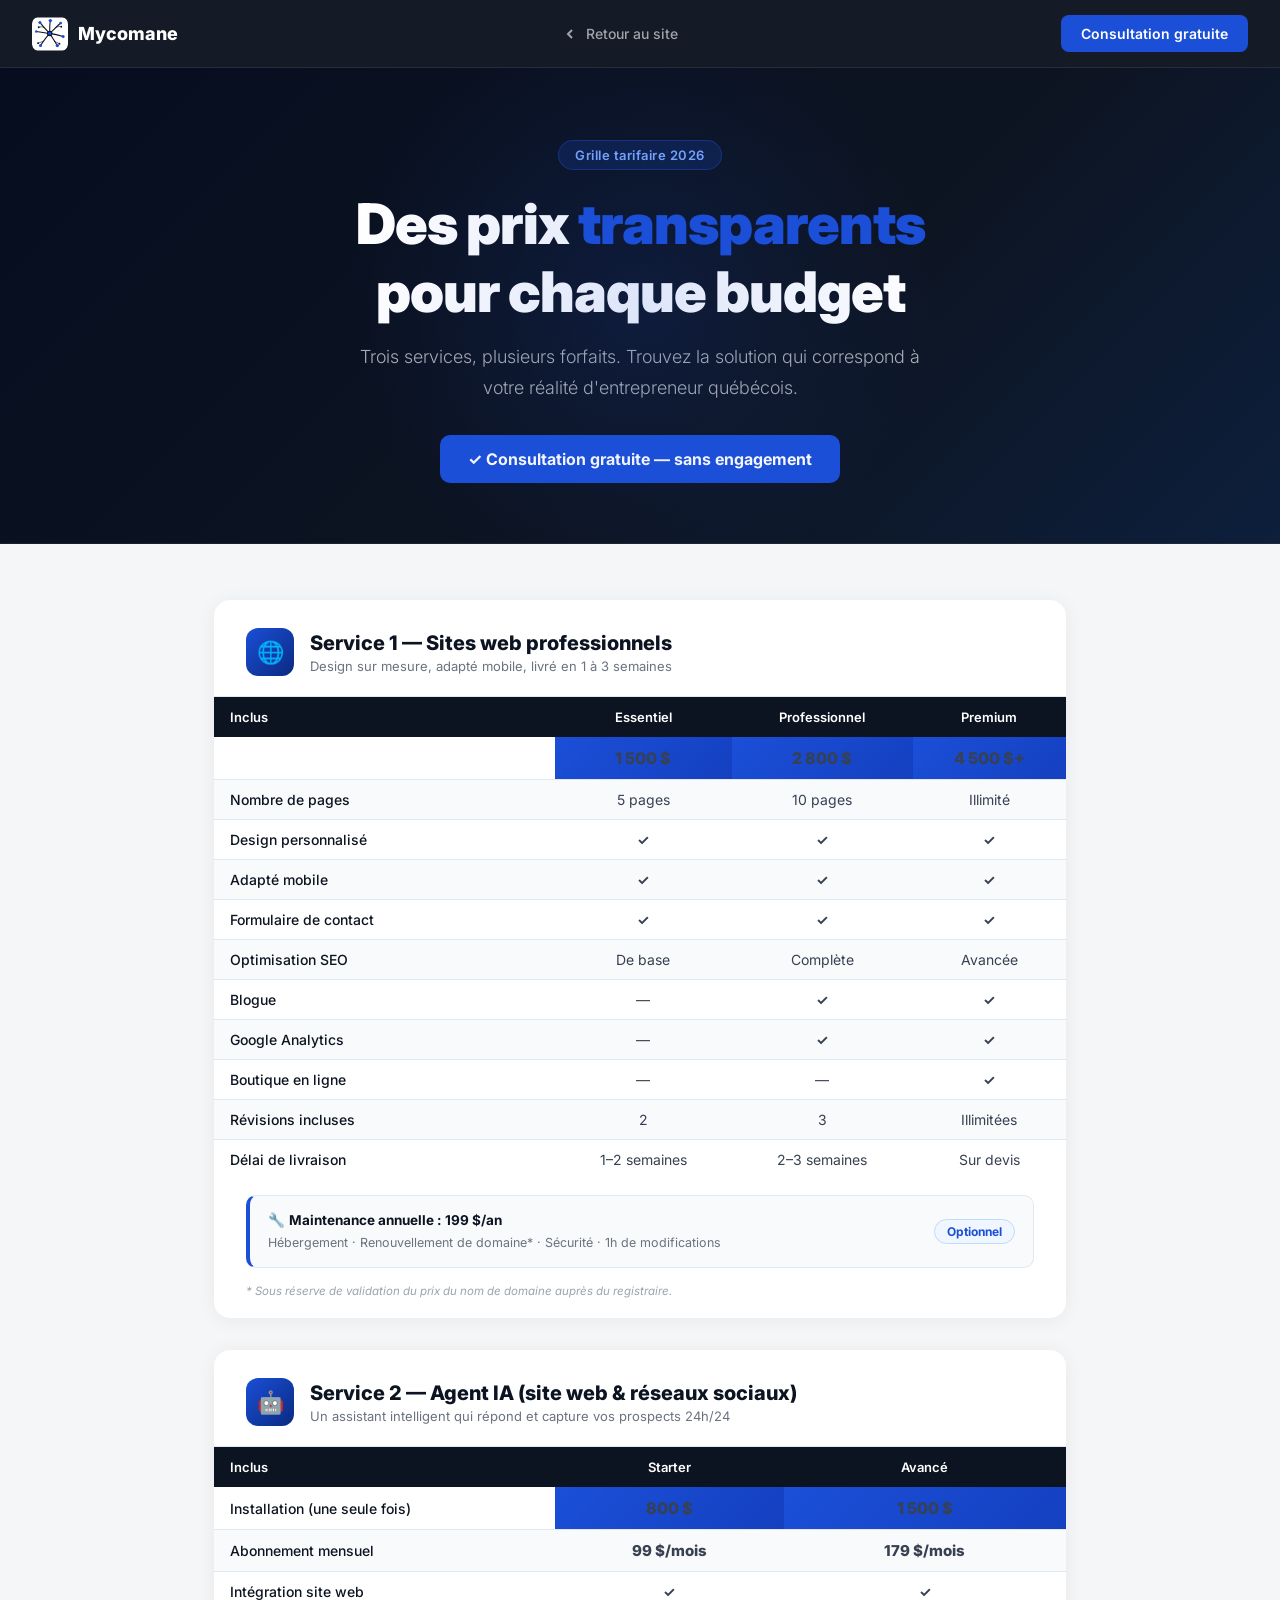
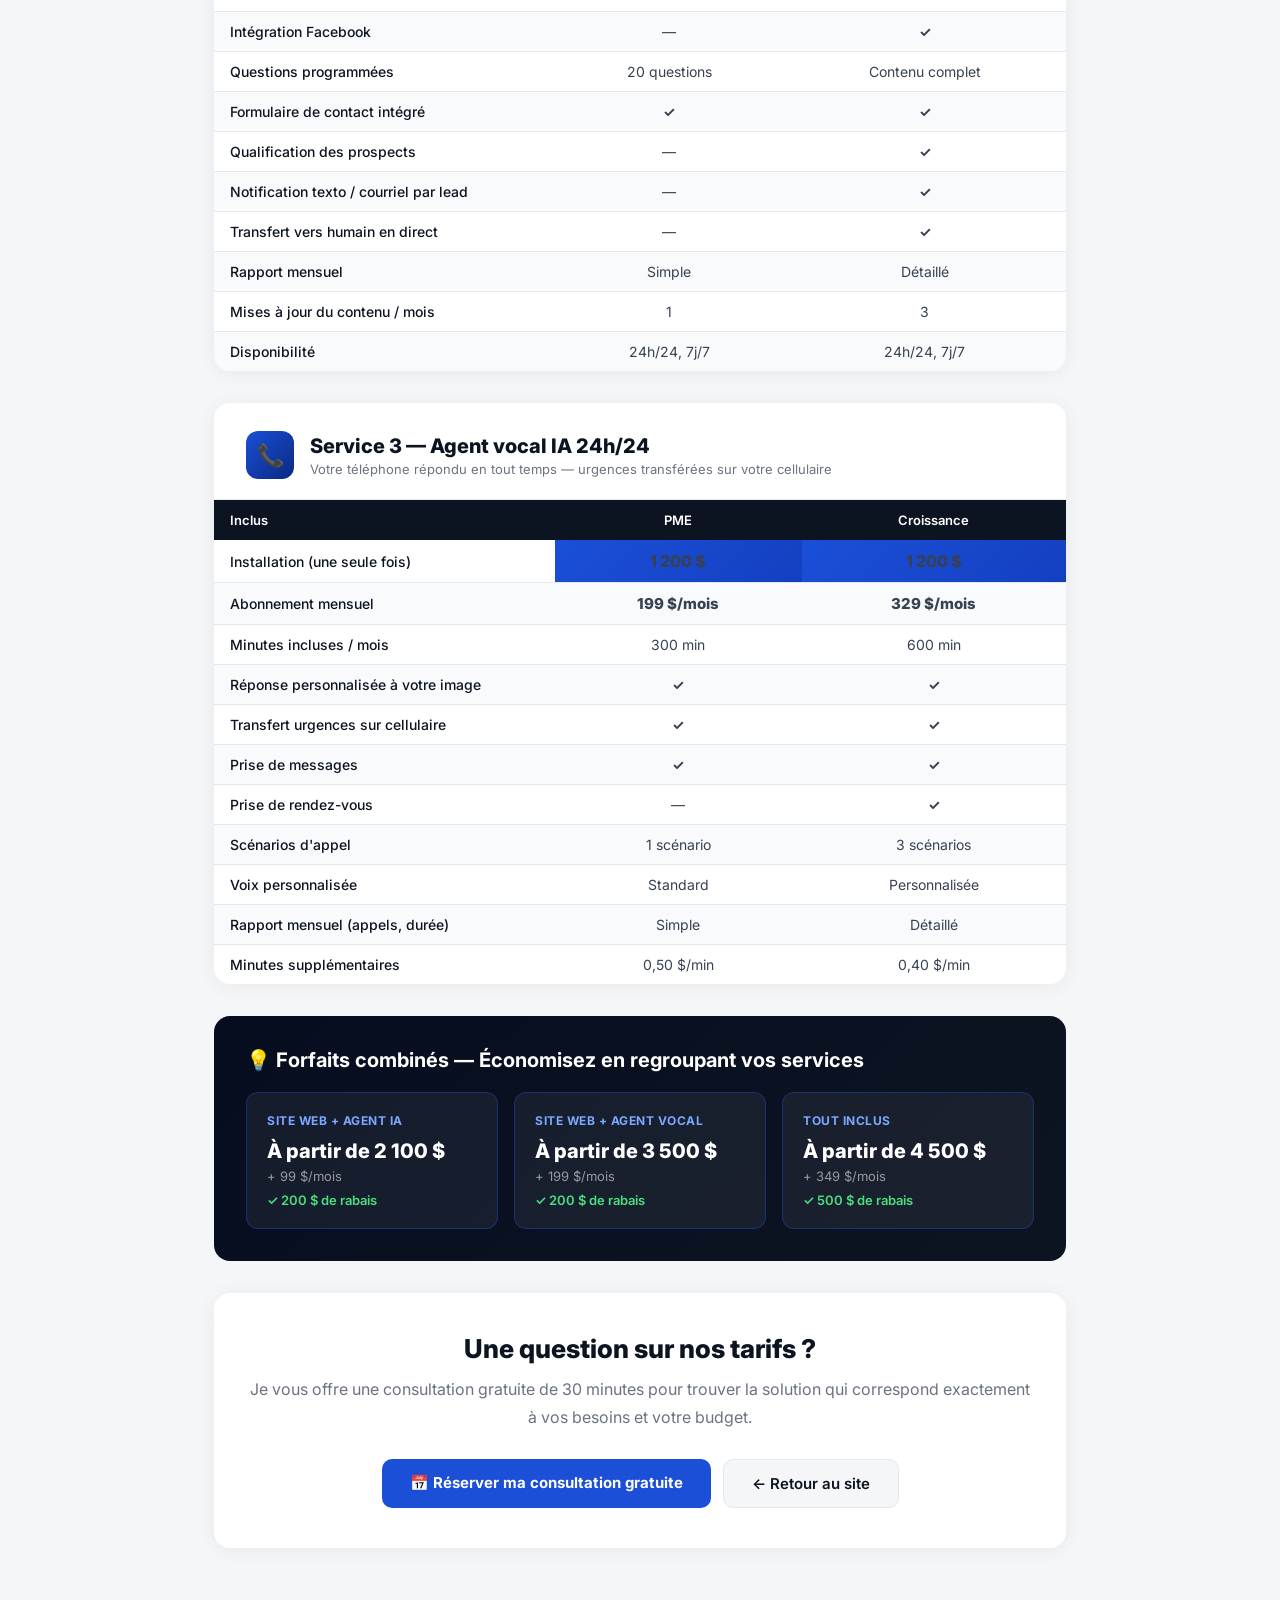
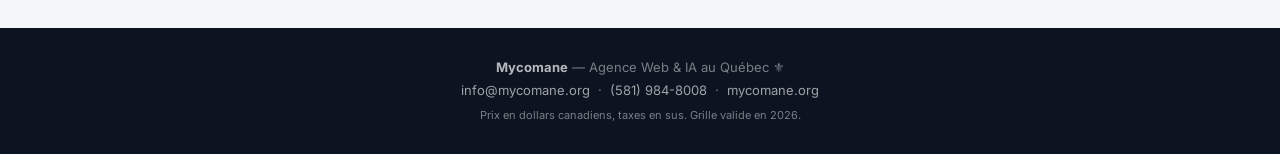
<file: tarifs.html>
<!DOCTYPE html>
<html lang="fr">
<head>
<meta charset="UTF-8">
<meta name="viewport" content="width=device-width, initial-scale=1.0">
<title>Tarifs — Mycomane</title>
<meta name="description" content="Grille tarifaire Mycomane — Sites web, Agents IA et Agent vocal pour entrepreneurs québécois.">
<link rel="icon" href="assets/logo.svg" type="image/svg+xml">
<link href="https://fonts.googleapis.com/css2?family=Inter:wght@300;400;500;600;700;800;900&display=swap" rel="stylesheet">
<style>
*, *::before, *::after { box-sizing: border-box; margin: 0; padding: 0; }
:root {
  --dark: #0D1421;
  --blue: #1B4FD8;
  --white: #FFFFFF;
  --off: #F5F6F8;
  --muted: #6b7280;
  --border: #e2e8f0;
}
body { font-family: Inter, sans-serif; background: var(--off); color: var(--dark); }

/* ── NAVBAR ── */
nav {
  position: sticky; top: 0; z-index: 100;
  background: rgba(13,20,33,0.97);
  backdrop-filter: blur(10px);
  padding: 0 32px;
  display: flex; align-items: center; justify-content: space-between;
  height: 68px;
  border-bottom: 1px solid rgba(255,255,255,0.08);
}
.nav-left { display: flex; align-items: center; gap: 10px; text-decoration: none; }
.nav-left img { width: 36px; height: 36px; border-radius: 8px; }
.nav-left span { font-size: 18px; font-weight: 800; color: #fff; }
.nav-back {
  display: flex; align-items: center; gap: 8px;
  color: rgba(255,255,255,0.6); text-decoration: none;
  font-size: 14px; font-weight: 500;
  transition: color 0.2s;
}
.nav-back:hover { color: #fff; }
.nav-back svg { width: 16px; height: 16px; }
.btn-nav-cta {
  background: var(--blue); color: #fff;
  padding: 10px 20px; border-radius: 8px;
  text-decoration: none; font-size: 14px; font-weight: 600;
  transition: background 0.2s;
}
.btn-nav-cta:hover { background: #1440b0; }

/* ── HERO ── */
.tarifs-hero {
  background: linear-gradient(135deg, #060d1f 0%, #0D1421 60%, #0d1f3c 100%);
  padding: 72px 24px 60px;
  text-align: center;
  border-bottom: 1px solid rgba(255,255,255,0.08);
  position: relative; overflow: hidden;
}
.tarifs-hero::before {
  content:''; position:absolute; left:50%; top:50%; transform:translate(-50%,-50%);
  width:600px; height:600px; border-radius:50%;
  background:radial-gradient(circle, rgba(27,79,216,0.15) 0%, transparent 70%);
  pointer-events:none;
}
.hero-badge {
  display: inline-block;
  background: rgba(27,79,216,0.2); border: 1px solid rgba(27,79,216,0.4);
  color: #7ba7ff; font-size: 13px; font-weight: 600;
  padding: 6px 16px; border-radius: 20px; margin-bottom: 20px;
  letter-spacing: 0.5px;
}
.tarifs-hero h1 {
  font-size: clamp(36px, 5vw, 56px); font-weight: 900;
  color: #fff; letter-spacing: -1px; margin-bottom: 16px;
}
.tarifs-hero h1 em { color: var(--blue); font-style: normal; }
.tarifs-hero p {
  font-size: 18px; color: rgba(255,255,255,0.65);
  max-width: 560px; margin: 0 auto 32px; line-height: 1.7; font-weight: 300;
}
.hero-cta {
  display: inline-flex; align-items: center; gap: 8px;
  background: var(--blue); color: #fff;
  padding: 14px 28px; border-radius: 10px;
  text-decoration: none; font-size: 16px; font-weight: 700;
  transition: background 0.2s, transform 0.2s;
}
.hero-cta:hover { background: #1440b0; transform: translateY(-1px); }

/* ── MAIN CONTAINER ── */
.container { max-width: 900px; margin: 0 auto; padding: 0 24px; }
.tarifs-body { padding: 56px 0 80px; }

/* ── SERVICE BLOCK ── */
.service-block {
  background: #fff;
  border-radius: 16px;
  box-shadow: 0 2px 20px rgba(0,0,0,0.06);
  margin-bottom: 32px;
  overflow: hidden;
}
.service-top {
  display: flex; align-items: center; gap: 16px;
  padding: 28px 32px 20px;
  border-bottom: 1px solid var(--border);
}
.service-icon {
  width: 48px; height: 48px; border-radius: 12px;
  background: linear-gradient(135deg, #1B4FD8, #0a2a80);
  display: flex; align-items: center; justify-content: center;
  font-size: 22px; flex-shrink: 0;
}
.service-name { font-size: 20px; font-weight: 800; color: var(--dark); }
.service-sub { font-size: 13px; color: var(--muted); margin-top: 3px; }

/* ── TABLE ── */
.price-table { width: 100%; border-collapse: collapse; font-size: 14px; }
.price-table thead tr { background: var(--dark); }
.price-table thead th {
  color: #fff; font-weight: 600; padding: 12px 16px; text-align: left;
  font-size: 13px;
}
.price-table thead th:first-child { width: 40%; }
.price-table tbody tr:nth-child(even) { background: #f8fafc; }
.price-table tbody tr:hover { background: #eff6ff; transition: background 0.15s; }
.price-table tbody td {
  padding: 11px 16px; color: #374151;
  border-bottom: 1px solid var(--border);
}
.price-table tbody td:first-child { font-weight: 500; color: var(--dark); }
.price-table tbody tr:last-child td { border-bottom: none; }
.check { color: var(--blue); font-weight: 700; text-align: center; }
.cross { color: #d1d5db; text-align: center; }
.cell-center { text-align: center; }
.price-badge {
  background: linear-gradient(135deg, #1B4FD8, #1440c0);
  color: #fff; font-weight: 800; font-size: 16px; text-align: center;
  padding: 12px 16px;
}
.price-monthly {
  color: var(--blue); font-weight: 800; font-size: 15px; text-align: center;
}

/* ── MAINTENANCE BOX ── */
.maintenance-box {
  margin: 16px 32px 24px;
  background: #f8fafc; border: 1px solid var(--border);
  border-left: 4px solid var(--blue);
  border-radius: 10px; padding: 14px 18px;
  display: flex; justify-content: space-between; align-items: center;
  gap: 12px; flex-wrap: wrap;
}
.maintenance-box .m-text { font-size: 13.5px; color: var(--dark); line-height: 1.6; }
.maintenance-box .m-badge {
  background: #eff6ff; border: 1px solid #bfdbfe;
  color: var(--blue); font-size: 12px; font-weight: 700;
  padding: 4px 12px; border-radius: 20px; white-space: nowrap;
}
.maintenance-note { font-size: 11.5px; color: #9ca3af; font-style: italic; margin: -8px 32px 20px; }

/* ── BUNDLES ── */
.bundles {
  background: linear-gradient(135deg, #060d1f, #0D1421);
  border-radius: 16px;
  padding: 32px;
  margin-bottom: 32px;
}
.bundles h2 { color: #fff; font-size: 20px; font-weight: 700; margin-bottom: 20px; }
.bundle-grid { display: grid; grid-template-columns: repeat(3, 1fr); gap: 16px; }
@media (max-width: 640px) { .bundle-grid { grid-template-columns: 1fr; } }
.bundle-card {
  background: rgba(255,255,255,0.06);
  border: 1px solid rgba(27,79,216,0.4);
  border-radius: 12px; padding: 20px;
  transition: border-color 0.2s, background 0.2s;
}
.bundle-card:hover { background: rgba(255,255,255,0.1); border-color: rgba(27,79,216,0.7); }
.bundle-card h3 { color: #7ba7ff; font-size: 12px; font-weight: 700; text-transform: uppercase; letter-spacing: 0.5px; margin-bottom: 10px; }
.bundle-card .price { color: #fff; font-size: 20px; font-weight: 800; line-height: 1.3; margin-bottom: 4px; }
.bundle-card .sub { color: rgba(255,255,255,0.55); font-size: 13px; margin-bottom: 8px; }
.bundle-card .saving { color: #4ade80; font-size: 13px; font-weight: 600; }

/* ── BOTTOM CTA ── */
.bottom-cta {
  background: #fff; border-radius: 16px;
  box-shadow: 0 2px 20px rgba(0,0,0,0.06);
  padding: 40px 32px; text-align: center;
}
.bottom-cta h2 { font-size: 26px; font-weight: 800; color: var(--dark); margin-bottom: 12px; }
.bottom-cta p { font-size: 16px; color: var(--muted); margin-bottom: 28px; line-height: 1.7; }
.cta-buttons { display: flex; gap: 12px; justify-content: center; flex-wrap: wrap; }
.btn-primary {
  background: var(--blue); color: #fff;
  padding: 14px 28px; border-radius: 10px;
  text-decoration: none; font-size: 15px; font-weight: 700;
  transition: background 0.2s, transform 0.2s;
  display: inline-block;
}
.btn-primary:hover { background: #1440b0; transform: translateY(-1px); }
.btn-secondary {
  background: var(--off); color: var(--dark);
  padding: 14px 28px; border-radius: 10px;
  text-decoration: none; font-size: 15px; font-weight: 600;
  border: 1px solid var(--border);
  transition: background 0.2s;
  display: inline-block;
}
.btn-secondary:hover { background: #e8edf5; }

/* ── FOOTER ── */
footer {
  background: var(--dark); color: rgba(255,255,255,0.45);
  text-align: center; padding: 28px 24px;
  font-size: 13px; line-height: 1.8;
}
footer a { color: rgba(255,255,255,0.6); text-decoration: none; }
footer a:hover { color: #fff; }
</style>
</head>
<body>

<!-- NAVBAR -->
<nav>
  <a href="index.html" class="nav-left">
    <img src="assets/logo.svg" alt="Logo Mycomane">
    <span>Mycomane</span>
  </a>
  <a href="index.html" class="nav-back">
    <svg viewBox="0 0 16 16" fill="none" stroke="currentColor" stroke-width="2"><path d="M10 12L6 8l4-4"/></svg>
    Retour au site
  </a>
  <a href="index.html#contact" class="btn-nav-cta">Consultation gratuite</a>
</nav>

<!-- HERO -->
<section class="tarifs-hero">
  <div class="hero-badge">Grille tarifaire 2026</div>
  <h1>Des prix <em>transparents</em><br>pour chaque budget</h1>
  <p>Trois services, plusieurs forfaits. Trouvez la solution qui correspond à votre réalité d'entrepreneur québécois.</p>
  <a href="index.html#contact" class="hero-cta">✓ Consultation gratuite — sans engagement</a>
</section>

<!-- TARIFS BODY -->
<div class="tarifs-body">
<div class="container">

  <!-- SERVICE 1 -->
  <div class="service-block">
    <div class="service-top">
      <div class="service-icon">🌐</div>
      <div>
        <div class="service-name">Service 1 — Sites web professionnels</div>
        <div class="service-sub">Design sur mesure, adapté mobile, livré en 1 à 3 semaines</div>
      </div>
    </div>
    <table class="price-table">
      <thead>
        <tr>
          <th>Inclus</th>
          <th style="text-align:center">Essentiel</th>
          <th style="text-align:center">Professionnel</th>
          <th style="text-align:center">Premium</th>
        </tr>
      </thead>
      <tbody>
        <tr>
          <td></td>
          <td class="price-badge">1 500 $</td>
          <td class="price-badge">2 800 $</td>
          <td class="price-badge">4 500 $+</td>
        </tr>
        <tr><td>Nombre de pages</td><td class="cell-center">5 pages</td><td class="cell-center">10 pages</td><td class="cell-center">Illimité</td></tr>
        <tr><td>Design personnalisé</td><td class="check">✓</td><td class="check">✓</td><td class="check">✓</td></tr>
        <tr><td>Adapté mobile</td><td class="check">✓</td><td class="check">✓</td><td class="check">✓</td></tr>
        <tr><td>Formulaire de contact</td><td class="check">✓</td><td class="check">✓</td><td class="check">✓</td></tr>
        <tr><td>Optimisation SEO</td><td class="cell-center">De base</td><td class="cell-center">Complète</td><td class="cell-center">Avancée</td></tr>
        <tr><td>Blogue</td><td class="cross">—</td><td class="check">✓</td><td class="check">✓</td></tr>
        <tr><td>Google Analytics</td><td class="cross">—</td><td class="check">✓</td><td class="check">✓</td></tr>
        <tr><td>Boutique en ligne</td><td class="cross">—</td><td class="cross">—</td><td class="check">✓</td></tr>
        <tr><td>Révisions incluses</td><td class="cell-center">2</td><td class="cell-center">3</td><td class="cell-center">Illimitées</td></tr>
        <tr><td>Délai de livraison</td><td class="cell-center">1–2 semaines</td><td class="cell-center">2–3 semaines</td><td class="cell-center">Sur devis</td></tr>
      </tbody>
    </table>
    <div class="maintenance-box">
      <div class="m-text">
        🔧 <strong>Maintenance annuelle : 199 $/an</strong><br>
        <span style="font-size:12.5px;color:#6b7280;">Hébergement · Renouvellement de domaine* · Sécurité · 1h de modifications</span>
      </div>
      <span class="m-badge">Optionnel</span>
    </div>
    <p class="maintenance-note">* Sous réserve de validation du prix du nom de domaine auprès du registraire.</p>
  </div>

  <!-- SERVICE 2 -->
  <div class="service-block">
    <div class="service-top">
      <div class="service-icon">🤖</div>
      <div>
        <div class="service-name">Service 2 — Agent IA (site web & réseaux sociaux)</div>
        <div class="service-sub">Un assistant intelligent qui répond et capture vos prospects 24h/24</div>
      </div>
    </div>
    <table class="price-table">
      <thead>
        <tr>
          <th>Inclus</th>
          <th style="text-align:center">Starter</th>
          <th style="text-align:center">Avancé</th>
        </tr>
      </thead>
      <tbody>
        <tr><td>Installation (une seule fois)</td><td class="price-badge">800 $</td><td class="price-badge">1 500 $</td></tr>
        <tr><td>Abonnement mensuel</td><td class="price-monthly">99 $/mois</td><td class="price-monthly">179 $/mois</td></tr>
        <tr><td>Intégration site web</td><td class="check">✓</td><td class="check">✓</td></tr>
        <tr><td>Intégration Facebook</td><td class="cross">—</td><td class="check">✓</td></tr>
        <tr><td>Questions programmées</td><td class="cell-center">20 questions</td><td class="cell-center">Contenu complet</td></tr>
        <tr><td>Formulaire de contact intégré</td><td class="check">✓</td><td class="check">✓</td></tr>
        <tr><td>Qualification des prospects</td><td class="cross">—</td><td class="check">✓</td></tr>
        <tr><td>Notification texto / courriel par lead</td><td class="cross">—</td><td class="check">✓</td></tr>
        <tr><td>Transfert vers humain en direct</td><td class="cross">—</td><td class="check">✓</td></tr>
        <tr><td>Rapport mensuel</td><td class="cell-center">Simple</td><td class="cell-center">Détaillé</td></tr>
        <tr><td>Mises à jour du contenu / mois</td><td class="cell-center">1</td><td class="cell-center">3</td></tr>
        <tr><td>Disponibilité</td><td class="cell-center">24h/24, 7j/7</td><td class="cell-center">24h/24, 7j/7</td></tr>
      </tbody>
    </table>
  </div>

  <!-- SERVICE 3 -->
  <div class="service-block">
    <div class="service-top">
      <div class="service-icon">📞</div>
      <div>
        <div class="service-name">Service 3 — Agent vocal IA 24h/24</div>
        <div class="service-sub">Votre téléphone répondu en tout temps — urgences transférées sur votre cellulaire</div>
      </div>
    </div>
    <table class="price-table">
      <thead>
        <tr>
          <th>Inclus</th>
          <th style="text-align:center">PME</th>
          <th style="text-align:center">Croissance</th>
        </tr>
      </thead>
      <tbody>
        <tr><td>Installation (une seule fois)</td><td class="price-badge">1 200 $</td><td class="price-badge">1 200 $</td></tr>
        <tr><td>Abonnement mensuel</td><td class="price-monthly">199 $/mois</td><td class="price-monthly">329 $/mois</td></tr>
        <tr><td>Minutes incluses / mois</td><td class="cell-center">300 min</td><td class="cell-center">600 min</td></tr>
        <tr><td>Réponse personnalisée à votre image</td><td class="check">✓</td><td class="check">✓</td></tr>
        <tr><td>Transfert urgences sur cellulaire</td><td class="check">✓</td><td class="check">✓</td></tr>
        <tr><td>Prise de messages</td><td class="check">✓</td><td class="check">✓</td></tr>
        <tr><td>Prise de rendez-vous</td><td class="cross">—</td><td class="check">✓</td></tr>
        <tr><td>Scénarios d'appel</td><td class="cell-center">1 scénario</td><td class="cell-center">3 scénarios</td></tr>
        <tr><td>Voix personnalisée</td><td class="cell-center">Standard</td><td class="cell-center">Personnalisée</td></tr>
        <tr><td>Rapport mensuel (appels, durée)</td><td class="cell-center">Simple</td><td class="cell-center">Détaillé</td></tr>
        <tr><td>Minutes supplémentaires</td><td class="cell-center">0,50 $/min</td><td class="cell-center">0,40 $/min</td></tr>
      </tbody>
    </table>
  </div>

  <!-- BUNDLES -->
  <div class="bundles">
    <h2>💡 Forfaits combinés — Économisez en regroupant vos services</h2>
    <div class="bundle-grid">
      <div class="bundle-card">
        <h3>Site web + Agent IA</h3>
        <div class="price">À partir de 2 100 $</div>
        <div class="sub">+ 99 $/mois</div>
        <div class="saving">✓ 200 $ de rabais</div>
      </div>
      <div class="bundle-card">
        <h3>Site web + Agent vocal</h3>
        <div class="price">À partir de 3 500 $</div>
        <div class="sub">+ 199 $/mois</div>
        <div class="saving">✓ 200 $ de rabais</div>
      </div>
      <div class="bundle-card">
        <h3>Tout inclus</h3>
        <div class="price">À partir de 4 500 $</div>
        <div class="sub">+ 349 $/mois</div>
        <div class="saving">✓ 500 $ de rabais</div>
      </div>
    </div>
  </div>

  <!-- BOTTOM CTA -->
  <div class="bottom-cta">
    <h2>Une question sur nos tarifs ?</h2>
    <p>Je vous offre une consultation gratuite de 30 minutes pour trouver la solution qui correspond exactement à vos besoins et votre budget.</p>
    <div class="cta-buttons">
      <a href="index.html#contact" class="btn-primary">📅 Réserver ma consultation gratuite</a>
      <a href="index.html" class="btn-secondary">← Retour au site</a>
    </div>
  </div>

</div>
</div>

<!-- FOOTER -->
<footer>
  <strong style="color:rgba(255,255,255,0.7);">Mycomane</strong> — Agence Web & IA au Québec ⚜<br>
  <a href="mailto:info@mycomane.org">info@mycomane.org</a> &nbsp;·&nbsp;
  <a href="tel:+15819848008">(581) 984-8008</a> &nbsp;·&nbsp;
  <a href="index.html">mycomane.org</a><br>
  <span style="font-size:11px;">Prix en dollars canadiens, taxes en sus. Grille valide en 2026.</span>
</footer>

</body>
</html>
</file>
